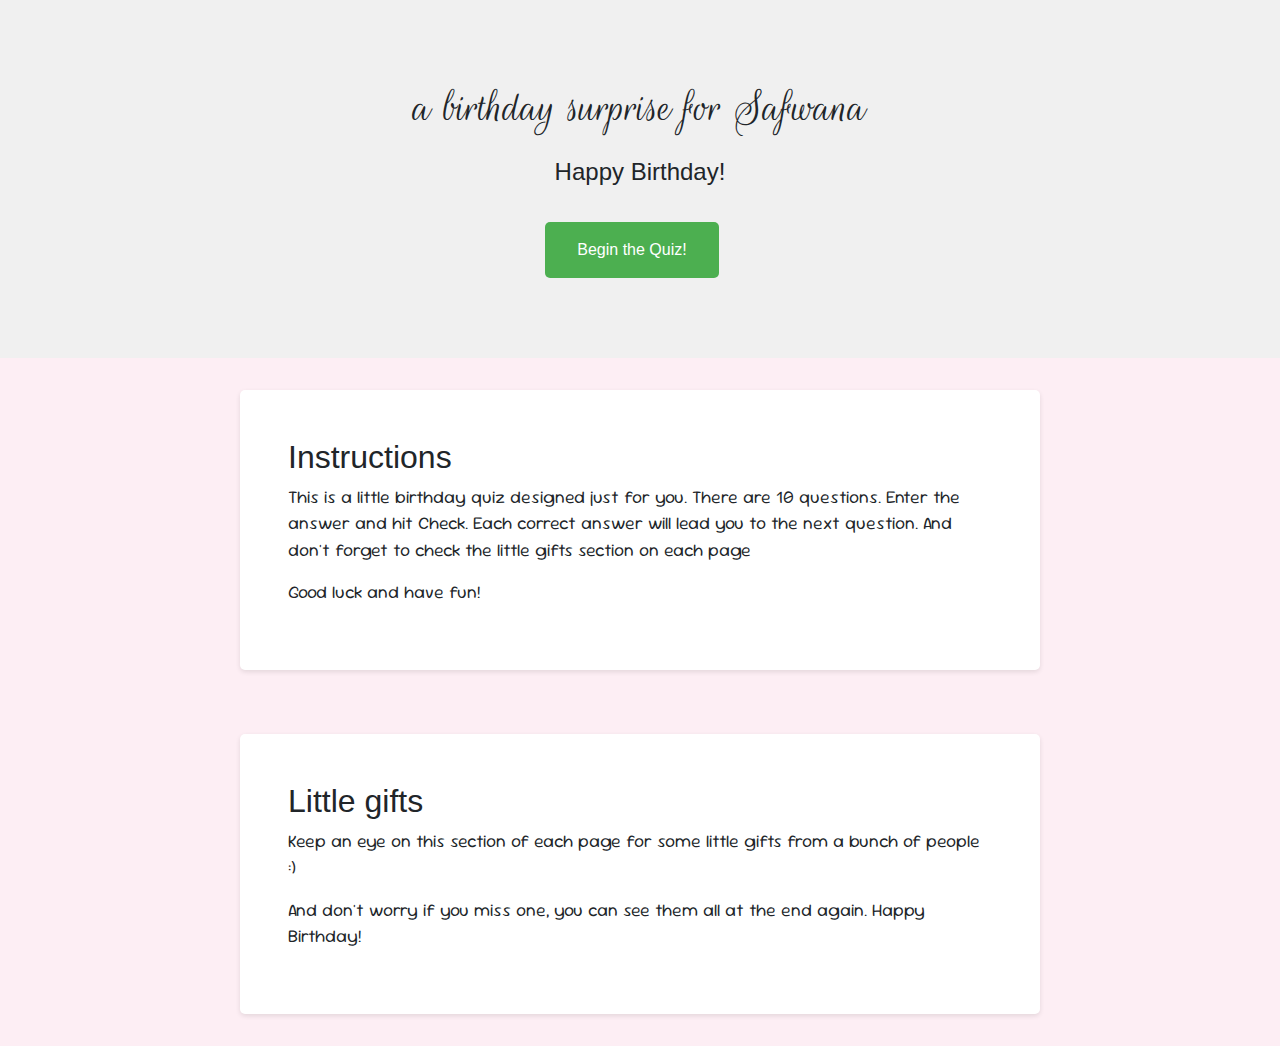
<file: index.html>
<!DOCTYPE html>
<html lang="en">
<head>
    <meta charset="UTF-8">
    <meta name="viewport" content="width=device-width, initial-scale=1.0">
    <title>Happy Birthday Cheppu!</title>
    <link rel="preconnect" href="https://fonts.googleapis.com">
    <link rel="preconnect" href="https://fonts.gstatic.com" crossorigin>
    <link href="https://fonts.googleapis.com/css2?family=Rouge+Script&family=Sour+Gummy:ital,wght@0,100..900;1,100..900&display=swap" rel="stylesheet">
    <link href="https://cdn.jsdelivr.net/npm/bootstrap@5.3.3/dist/css/bootstrap.min.css" rel="stylesheet" integrity="sha384-QWTKZyjpPEjISv5WaRU9OFeRpok6YctnYmDr5pNlyT2bRjXh0JMhjY6hW+ALEwIH" crossorigin="anonymous">
    <link rel="stylesheet" href="styles.css"> 

    <link rel="apple-touch-icon" sizes="180x180" href="/apple-touch-icon.png">
    <link rel="icon" type="image/png" sizes="32x32" href="/favicon-32x32.png">
    <link rel="icon" type="image/png" sizes="16x16" href="/favicon-16x16.png">
    <link rel="manifest" href="/site.webmanifest">
</head>
<body>

    <section class="hero">
        <h1 class="rouge-script-regular">a birthday surprise for Safwana</h1>
        <p>Happy Birthday!</p>
        <a href="OsbTw.html"><button class="btn">Begin the Quiz!</button></a>
    </section>

    <section class="my-box">
        <h2>Instructions</h2>
        <p class="sour-gummy-regular">This is a little birthday quiz designed just for you. There are 10 questions. Enter the answer and hit Check.
            Each correct answer will lead you to the next question. And don't forget to check the little gifts section on each page </p>
        <p class="sour-gummy-regular">Good luck and have fun!</p>
    </section>

    <section class="my-box">
        <h2>Little gifts</h2>
        <p class="sour-gummy-regular">Keep an eye on this section of each page for some little gifts from a bunch of people :)</p>
        <p class="sour-gummy-regular">And don't worry if you miss one, you can see them all at the end again. Happy Birthday!</p>
    </section>

    <script src="https://code.jquery.com/jquery-3.5.1.slim.min.js"></script>
    <script src="https://cdn.jsdelivr.net/npm/bootstrap@5.3.3/dist/js/bootstrap.bundle.min.js" integrity="sha384-YvpcrYf0tY3lHB60NNkmXc5s9fDVZLESaAA55NDzOxhy9GkcIdslK1eN7N6jIeHz" crossorigin="anonymous"></script>
</body>
</html>
</file>
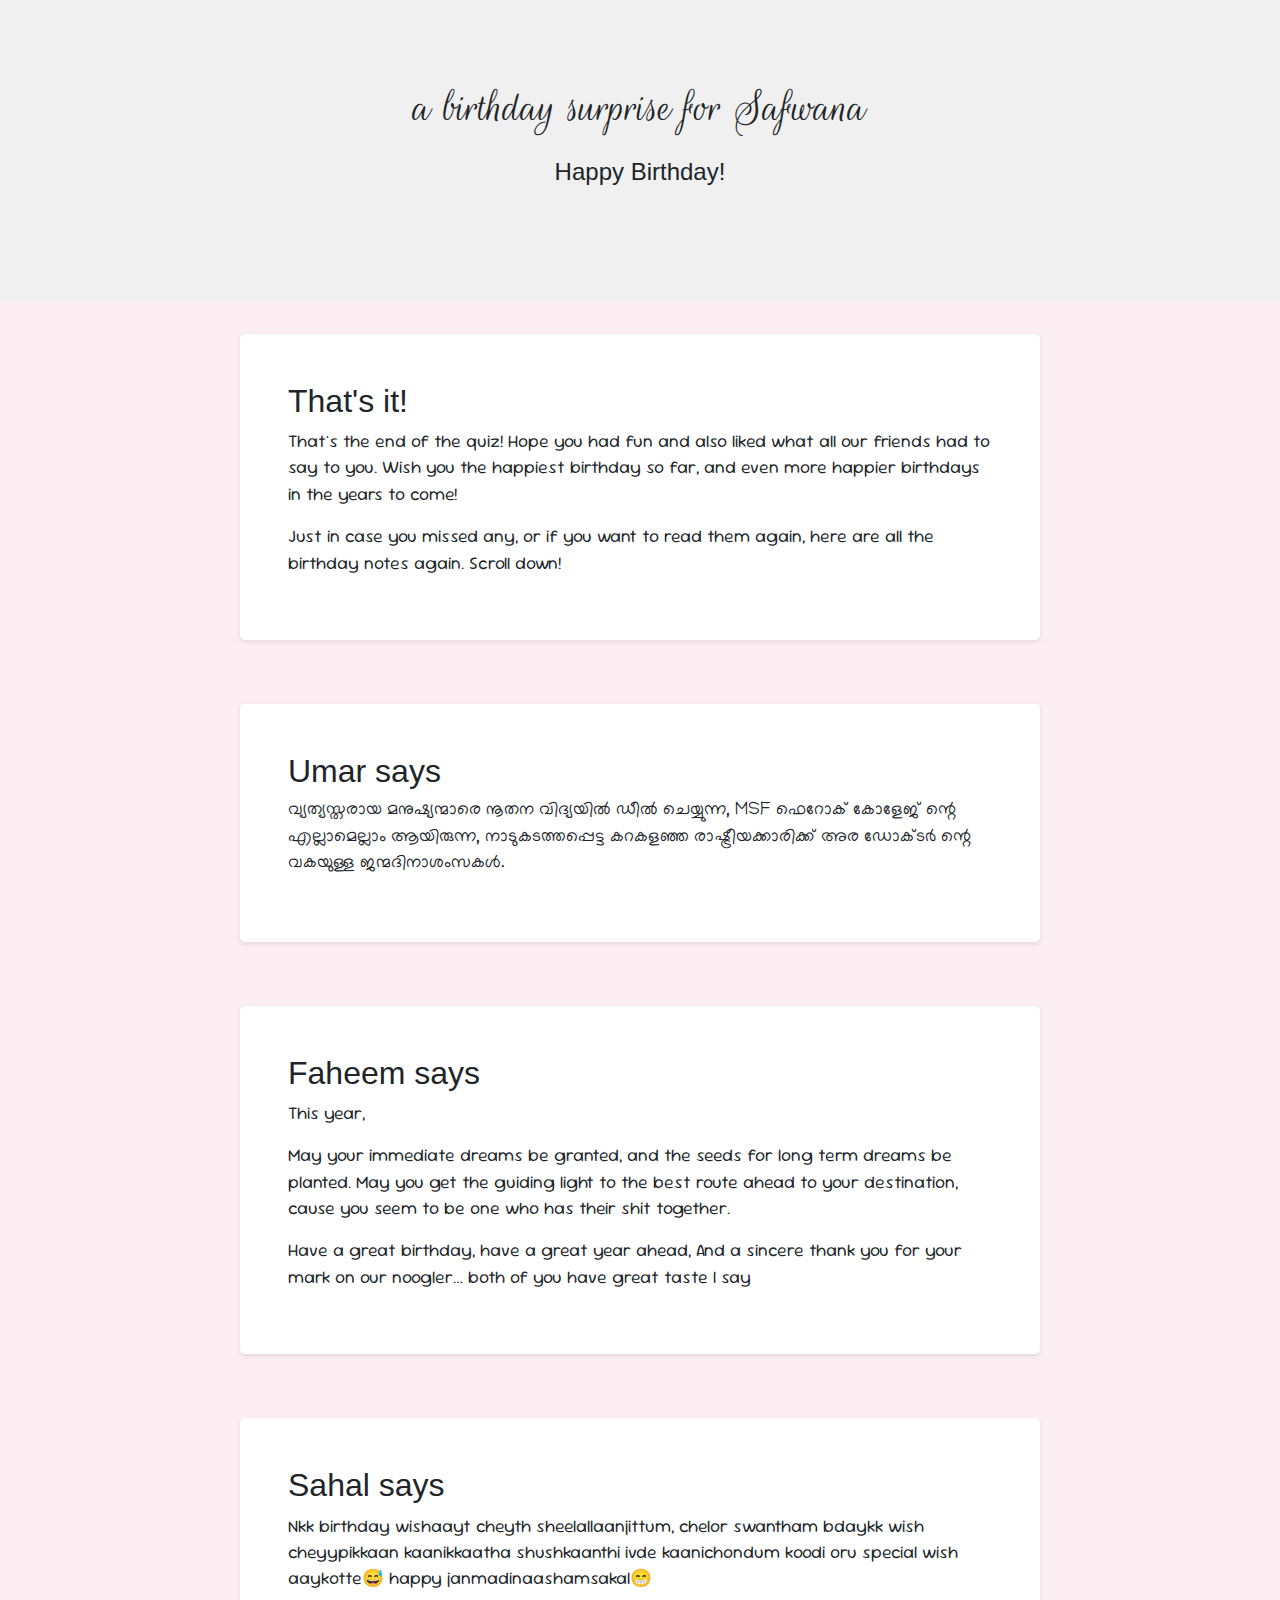
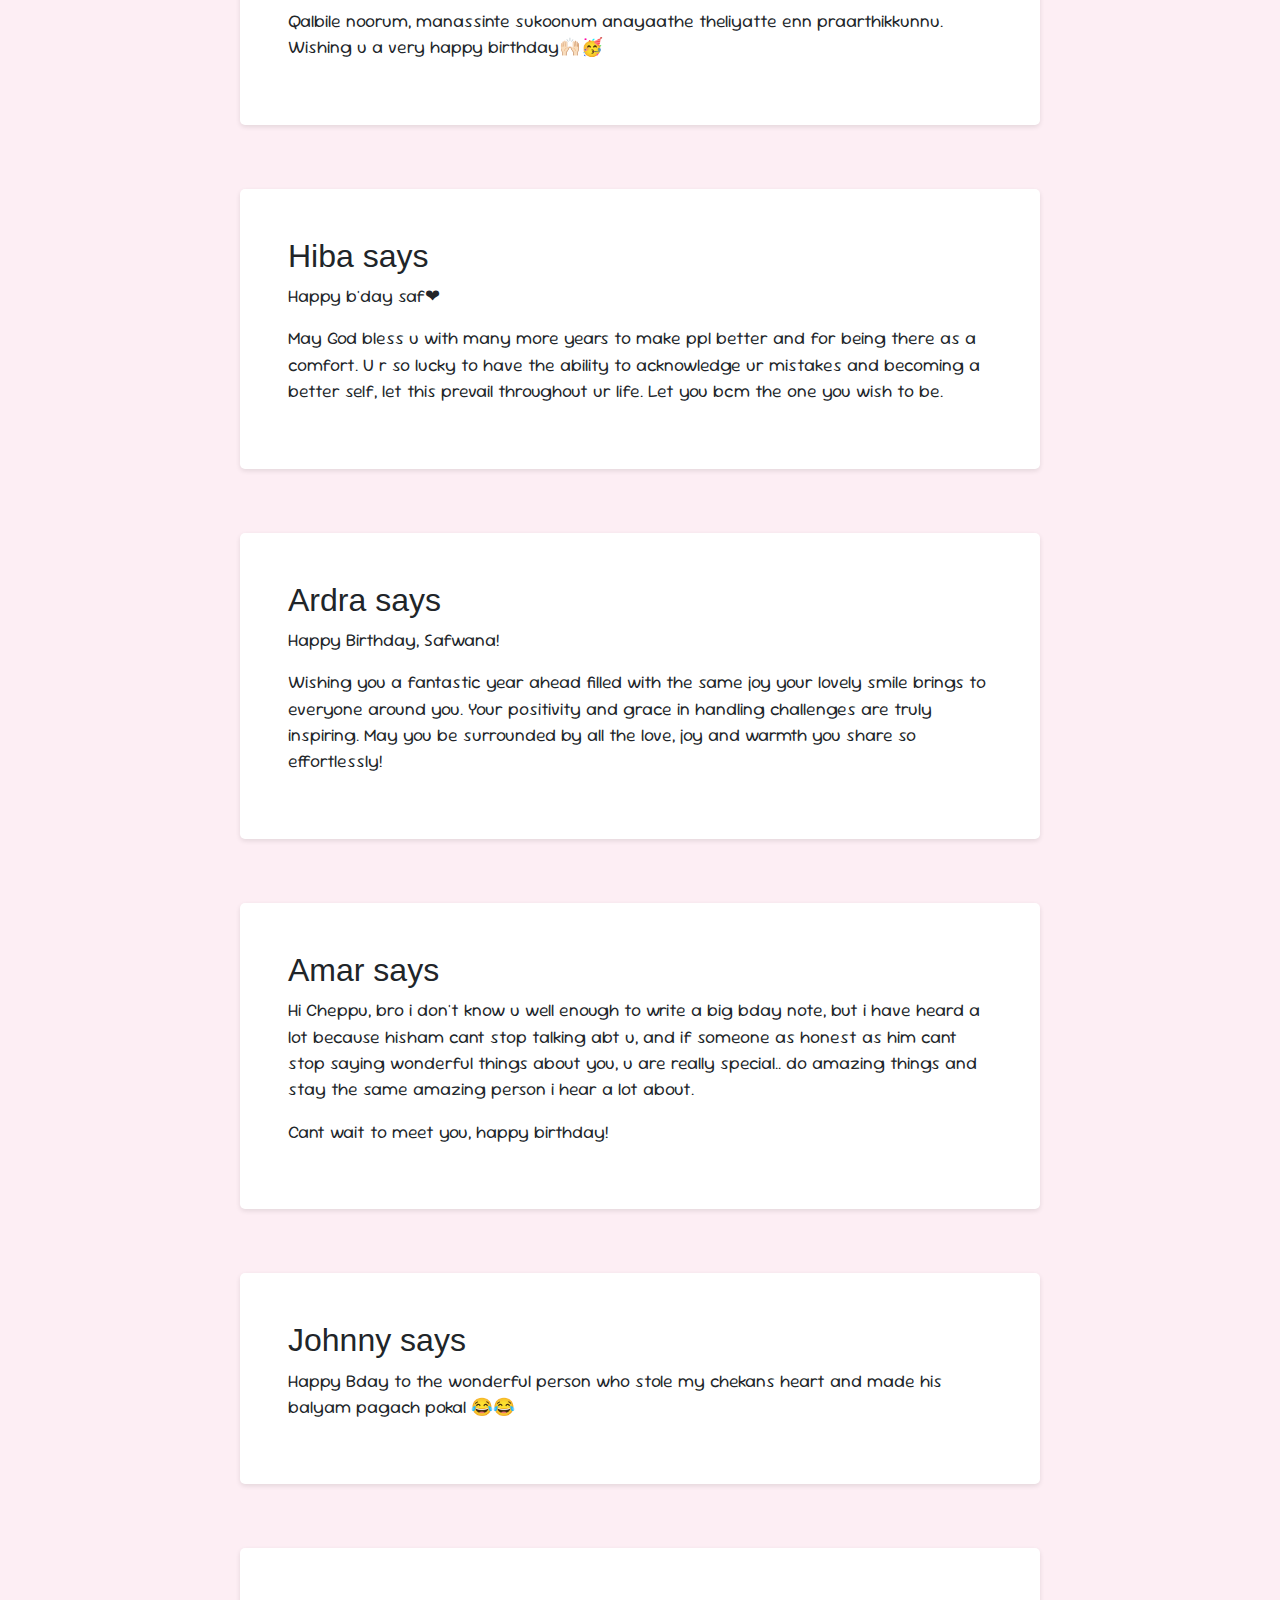
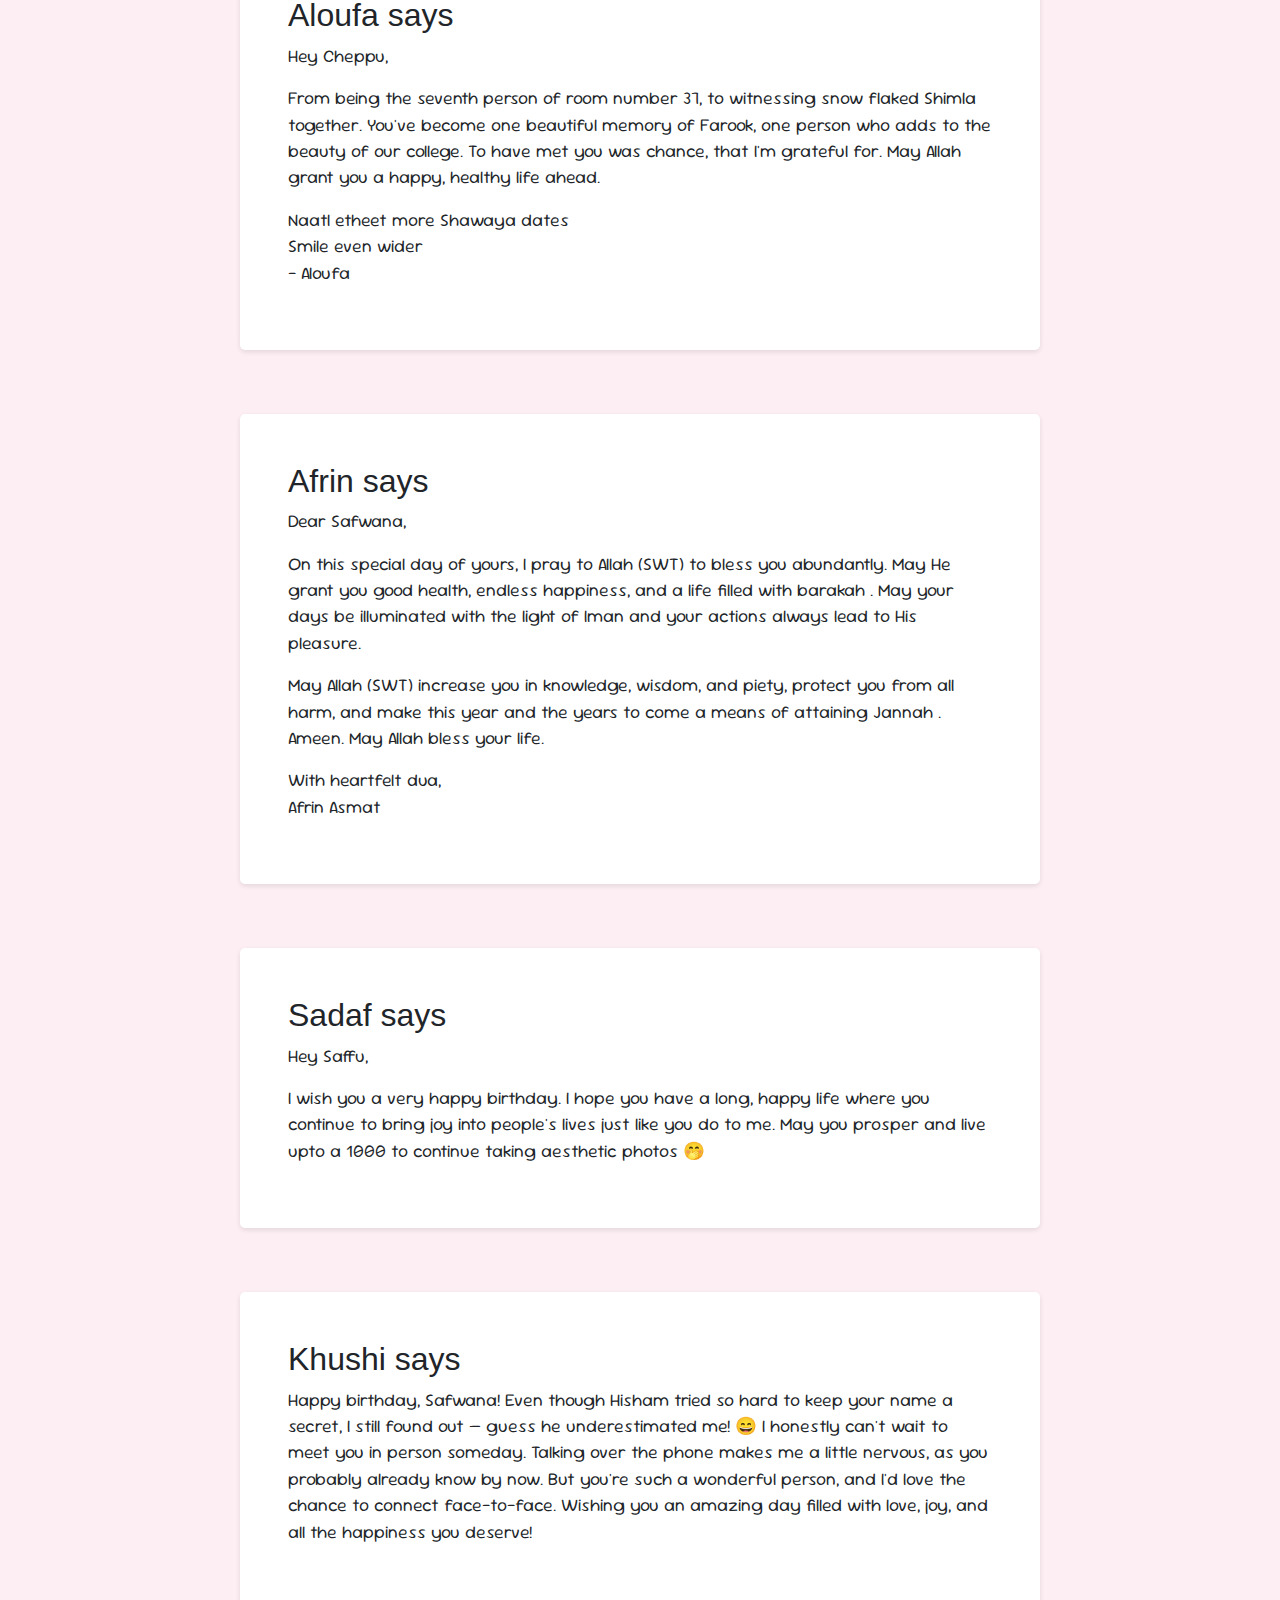
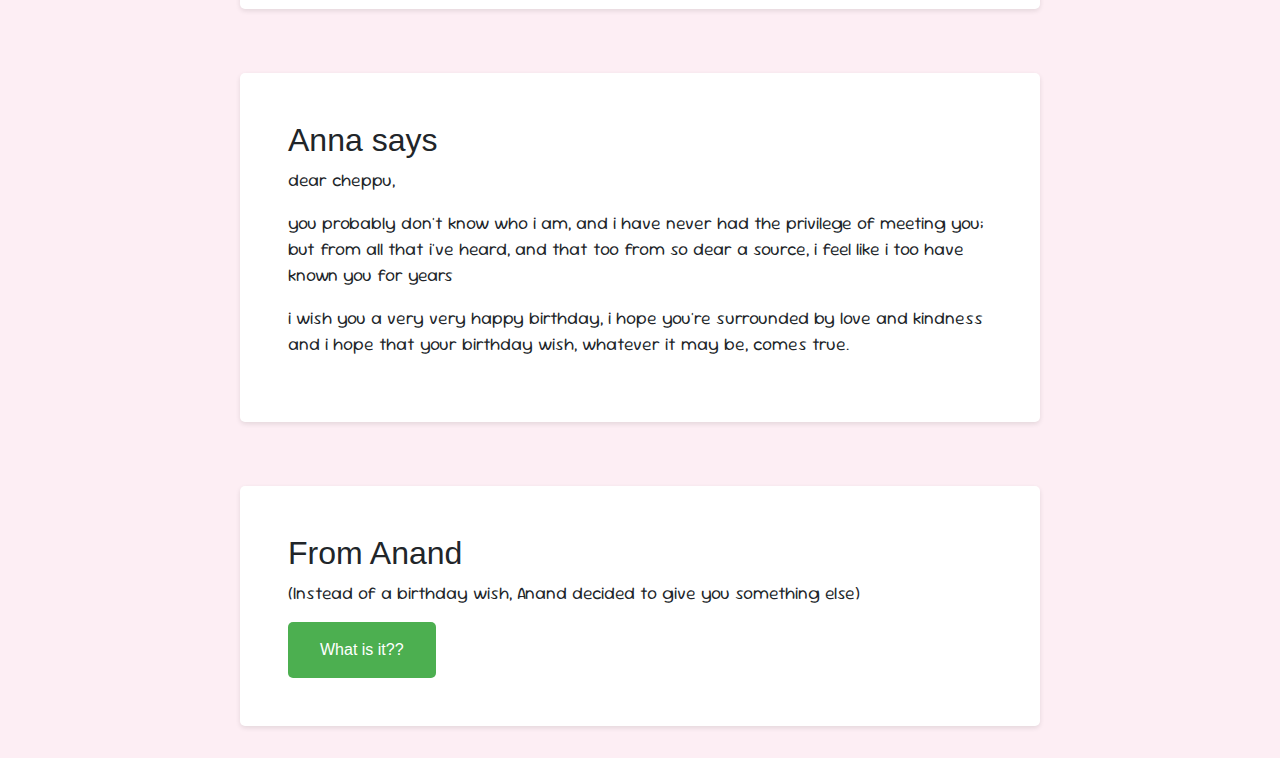
<file: end.html>
<!DOCTYPE html>
<html lang="en">
<head>
    <meta charset="UTF-8">
    <meta name="viewport" content="width=device-width, initial-scale=1.0">
    <title>Happy Birthday Cheppu!</title>
    <link rel="preconnect" href="https://fonts.googleapis.com">
    <link rel="preconnect" href="https://fonts.gstatic.com" crossorigin>
    <link href="https://fonts.googleapis.com/css2?family=Amiri:ital,wght@0,400;0,700;1,400;1,700&family=Chilanka&family=Rouge+Script&family=Sour+Gummy:ital,wght@0,100..900;1,100..900&display=swap" rel="stylesheet">
    <link href="https://cdn.jsdelivr.net/npm/bootstrap@5.3.3/dist/css/bootstrap.min.css" rel="stylesheet" integrity="sha384-QWTKZyjpPEjISv5WaRU9OFeRpok6YctnYmDr5pNlyT2bRjXh0JMhjY6hW+ALEwIH" crossorigin="anonymous">
    <link rel="stylesheet" href="styles.css"> 
</head>
<body>

    <section class="hero">
        <h1 class="rouge-script-regular">a birthday surprise for Safwana</h1>
        <p>Happy Birthday!</p>
    </section>

    <section class="my-box">
        <h2>That's it!</h2>
        <p class="sour-gummy-regular">
            That's the end of the quiz! Hope you had fun and also liked what all our friends had to say to you. Wish you the happiest birthday
            so far, and even more happier birthdays in the years to come! 
        </p>
        <p class="sour-gummy-regular">
            Just in case you missed any, or if you want to read them again, here are all the birthday notes again. Scroll down!
        </p>
    </section>

    <section class="my-box">
        <h2>Umar says</h2>
        <p class="chilanka-regular">വ്യത്യസ്തരായ മനുഷ്യന്മാരെ നൂതന വിദ്യയിൽ ഡീൽ ചെയ്യുന്ന, MSF ഫെറോക് കോളേജ് ന്റെ എല്ലാമെല്ലാം ആയിരുന്ന, നാടുകടത്തപ്പെട്ട കറകളഞ്ഞ രാഷ്ട്രീയക്കാരിക്ക് അര ഡോക്ടർ ന്റെ വകയുള്ള ജന്മദിനാശംസകൾ.</p>
    </section>

    <section class="my-box">
        <h2>Faheem says</h2>
        <p class="sour-gummy-regular">This year,</p>
        <p class="sour-gummy-regular">
            May your immediate dreams be granted, and the seeds for long term dreams be planted.
            May you get the guiding light to the best route ahead to your destination, cause you seem to be one who has their shit together.
        </p>
        <p class="sour-gummy-regular">    
            Have a great birthday, have a great year ahead, 
            And a sincere thank you for your mark on our noogler… both of you have great taste I say
        </p>
    </section>

    <section class="my-box">
        <h2>Sahal says</h2>
        <p class="sour-gummy-regular">
            Nkk birthday wishaayt cheyth sheelallaanjittum, chelor swantham bdaykk wish cheyypikkaan kaanikkaatha shushkaanthi ivde kaanichondum koodi oru special wish 
            aaykotte😅 happy janmadinaashamsakal😁
        </p>
        <p class="sour-gummy-regular">
            Qalbile noorum, manassinte sukoonum anayaathe theliyatte enn praarthikkunnu. Wishing u a very happy birthday🙌🏻🥳
        </p>
    </section>

    <section class="my-box">
        <h2>Hiba says</h2>
        <p class="sour-gummy-regular">
            Happy b'day saf❤
        </p>
        <p class="sour-gummy-regular">
            May God bless u with many more years to make ppl better and for being there as a comfort. U r so lucky to have the ability to acknowledge ur mistakes and becoming a better self, let this prevail throughout ur life. Let you bcm the one you wish to be.
        </p>
    </section>

    <section class="my-box">
        <h2>Ardra says</h2>
        <p class="sour-gummy-regular">
            Happy Birthday, Safwana!
        </p>
        <p class="sour-gummy-regular">
            Wishing you a fantastic year ahead filled with the same joy your lovely smile brings to everyone around you. 
            Your positivity and grace in handling challenges are truly inspiring. May you be surrounded by all the love, joy 
            and warmth you share so effortlessly!
        </p>
    </section>

    <section class="my-box">
        <h2>Amar says</h2>
        <p class="sour-gummy-regular">
            Hi Cheppu, bro i don't know u well enough to write a big bday note, but i have heard a lot because hisham cant stop 
            talking abt u, and if someone as honest as him cant stop saying wonderful things about you, u are really special.. 
            do amazing things and stay the same amazing person i hear a lot about. 
        </p>
        <p class="sour-gummy-regular">
            Cant wait to meet you, happy birthday!
        </p>
    </section>

    <section class="my-box">
        <h2>Johnny says</h2>
        <p class="sour-gummy-regular">
            Happy Bday to the wonderful person who stole my chekans heart and made his balyam pagach pokal 😂😂
        </p>
    </section>

    <section class="my-box">
        <h2>Aloufa says</h2>
        <p class="sour-gummy-regular">
            Hey Cheppu,
        </p>
        <p class="sour-gummy-regular">
            From being the seventh person of room number 37, to witnessing snow flaked Shimla together. You've become one beautiful 
            memory of Farook, one person who adds to the beauty of our college. To have met you was chance, that I'm grateful for. 
            May Allah grant you a happy, healthy life ahead.
        </p>
        <p class="sour-gummy-regular">
            Naatl etheet more Shawaya dates <br>
            Smile even wider <br>
            - Aloufa
        </p>
    </section>

    <section class="my-box">
        <h2>Afrin says</h2>
        <p class="sour-gummy-regular">
            Dear Safwana,
        </p>
        <p class="sour-gummy-regular">
            On this special day of yours, I pray to Allah (SWT) to bless you abundantly. May He grant you good health, endless 
            happiness, and a life filled with barakah . May your days be illuminated with the light of Iman  and your actions 
            always lead to His pleasure.  
        </p>
        <p class="sour-gummy-regular">
            May Allah (SWT) increase you in knowledge, wisdom, and piety, protect you from all harm, and make this year and the years to come a means of attaining Jannah . Ameen. 
            May Allah bless your life.  
        </p>
        <p class="sour-gummy-regular">
            With heartfelt dua,<br>
            Afrin Asmat
        </p>
    </section>

    <section class="my-box">
        <h2>Sadaf says</h2>
        <p class="sour-gummy-regular">
            Hey Saffu,
        </p>
        <p class="sour-gummy-regular">
            I wish you a very happy birthday. I hope you have a long, happy life where you continue to bring joy into people's 
            lives just like you do to me. May you prosper and live upto a 1000 to continue taking aesthetic photos 🤭
        </p>
    </section>

    <section class="my-box">
        <h2>Khushi says</h2>
        <p class="sour-gummy-regular">
            Happy birthday, Safwana! Even though Hisham tried so hard to keep your name a secret, I still found out — guess he 
            underestimated me! 😄 I honestly can't wait to meet you in person someday. Talking over the phone makes me a little 
            nervous, as you probably already know by now. But you're such a wonderful person, and I'd love the chance to connect 
            face-to-face. Wishing you an amazing day filled with love, joy, and all the happiness you deserve!
        </p>
    </section>

    <section class="my-box">
        <h2>Anna says</h2>
        <p class="sour-gummy-regular">
            dear cheppu,
        </p>
        <p class="sour-gummy-regular">
            you probably don't know who i am, and i have never had the privilege of meeting you; but from all that i've heard, 
            and that too from so dear a source, i feel like i too have known you for years 
        </p>
        <p class="sour-gummy-regular">
            i wish you a very very happy birthday, i hope you're surrounded by love and kindness and i hope that your birthday 
            wish, whatever it may be, comes true.
        </p>
    </section>

    <section class="my-box">
        <h2>From Anand</h2>
        <p class="sour-gummy-regular">(Instead of a birthday wish, Anand decided to give you something else)</p>
        <a href="https://drive.google.com/file/d/1KixZLB3qJVkZaVQxtLgOdsR-3KkjfByz/view?usp=sharing" target="_blank"><button class="btn">What is it??</button></a>
    </section>

    <script src="https://code.jquery.com/jquery-3.5.1.slim.min.js"></script>
    <script src="https://cdn.jsdelivr.net/npm/bootstrap@5.3.3/dist/js/bootstrap.bundle.min.js" integrity="sha384-YvpcrYf0tY3lHB60NNkmXc5s9fDVZLESaAA55NDzOxhy9GkcIdslK1eN7N6jIeHz" crossorigin="anonymous"></script>
</body>
</html>
</file>
<file: styles.css>
/* General Styles */
body {
    font-family: sans-serif;
    margin: 0;
    padding: 0;
    display: flex;
    flex-direction: column;
    min-height: 100vh;
    background-color: #FDEEF4; /* Pastel Pink Background */
}

.pastel-pink {
    font-family: sans-serif;
    margin: 0;
    padding: 0;
    display: flex;
    flex-direction: column;
    min-height: 100vh;
    background-color: #FDEEF4; /* Pastel Pink Background */
}

/* Hero Section Styles */
.hero {
    background-color: #f0f0f0; /* Light Grey Background */
    text-align: center;
    padding: 5rem 0;
}

.hero h1 {
    font-size: 3rem;
    margin-bottom: 1rem;
}

.hero p {
    font-size: 1.5rem;
    margin-bottom: 2rem;
}

.btn {
    background-color: #4CAF50; /* Green */
    color: white;
    padding: 1rem 2rem;
    border: none;
    border-radius: 5px;
    cursor: pointer;
}

/* Instructions Section Styles */
.my-box {
    background-color: #fff; /* White Background */
    padding: 3rem;
    margin: 2rem auto;
    max-width: 800px;
    border-radius: 5px;
    box-shadow: 0 2px 5px rgba(0, 0, 0, 0.1);
}

.instructions h2 {
    margin-bottom: 1rem;
}

.instructions p {
    line-height: 1.6;
}

.rouge-script-regular {
    font-family: "Rouge Script", serif;
    font-weight: 400;
    font-style: normal;
}  

.sour-gummy-regular {
  font-family: "Sour Gummy", serif;
  font-size: 1.1rem;
  /*font-optical-sizing: auto;*/
  font-weight: 300;
  font-style: normal;
  font-variation-settings:
    "wdth" 100;
}

.amiri-regular {
    font-family: "Amiri", serif;
    font-size: 1.1rem;
    font-weight: 400;
    font-style: normal;
    text-align: right;
}

.chilanka-regular {
    font-family: "Chilanka", serif;
    font-size: 1.1rem;
    font-weight: 400;
    font-style: normal;
}  
  

/* Quiz Section Styles */

.quiz h2 {
    margin-bottom: 1rem;
}

/* Button Styles */
button {
    background-color: #4CAF50; /* Green */
    color: white;
    padding: 1rem 2rem;
    border: none;
    border-radius: 5px;
    cursor: pointer;
    margin-right: 1rem;
    min-width: 100px;
}

#nextBtn[disabled] {
    background-color: #ccc; /* Grey for disabled button */
}

  
@media (max-width: 600px) { 
    /* For screens with a minimum width of 768px (medium devices and larger) */
    .my-box {
      width: 90%; 
    }
}
  
@media (min-width: 800px) { 
    /* For screens with a minimum width of 992px (large devices) */
    .my-box {
      width: 800px; 
    }
}

.confetti-container {
    position: fixed;
    top: 0;
    left: 0;
    width: 100%;
    height: 100%;
    pointer-events: none; 
    display: none; 
}

.image {
    width: 80%;
}
</file>
